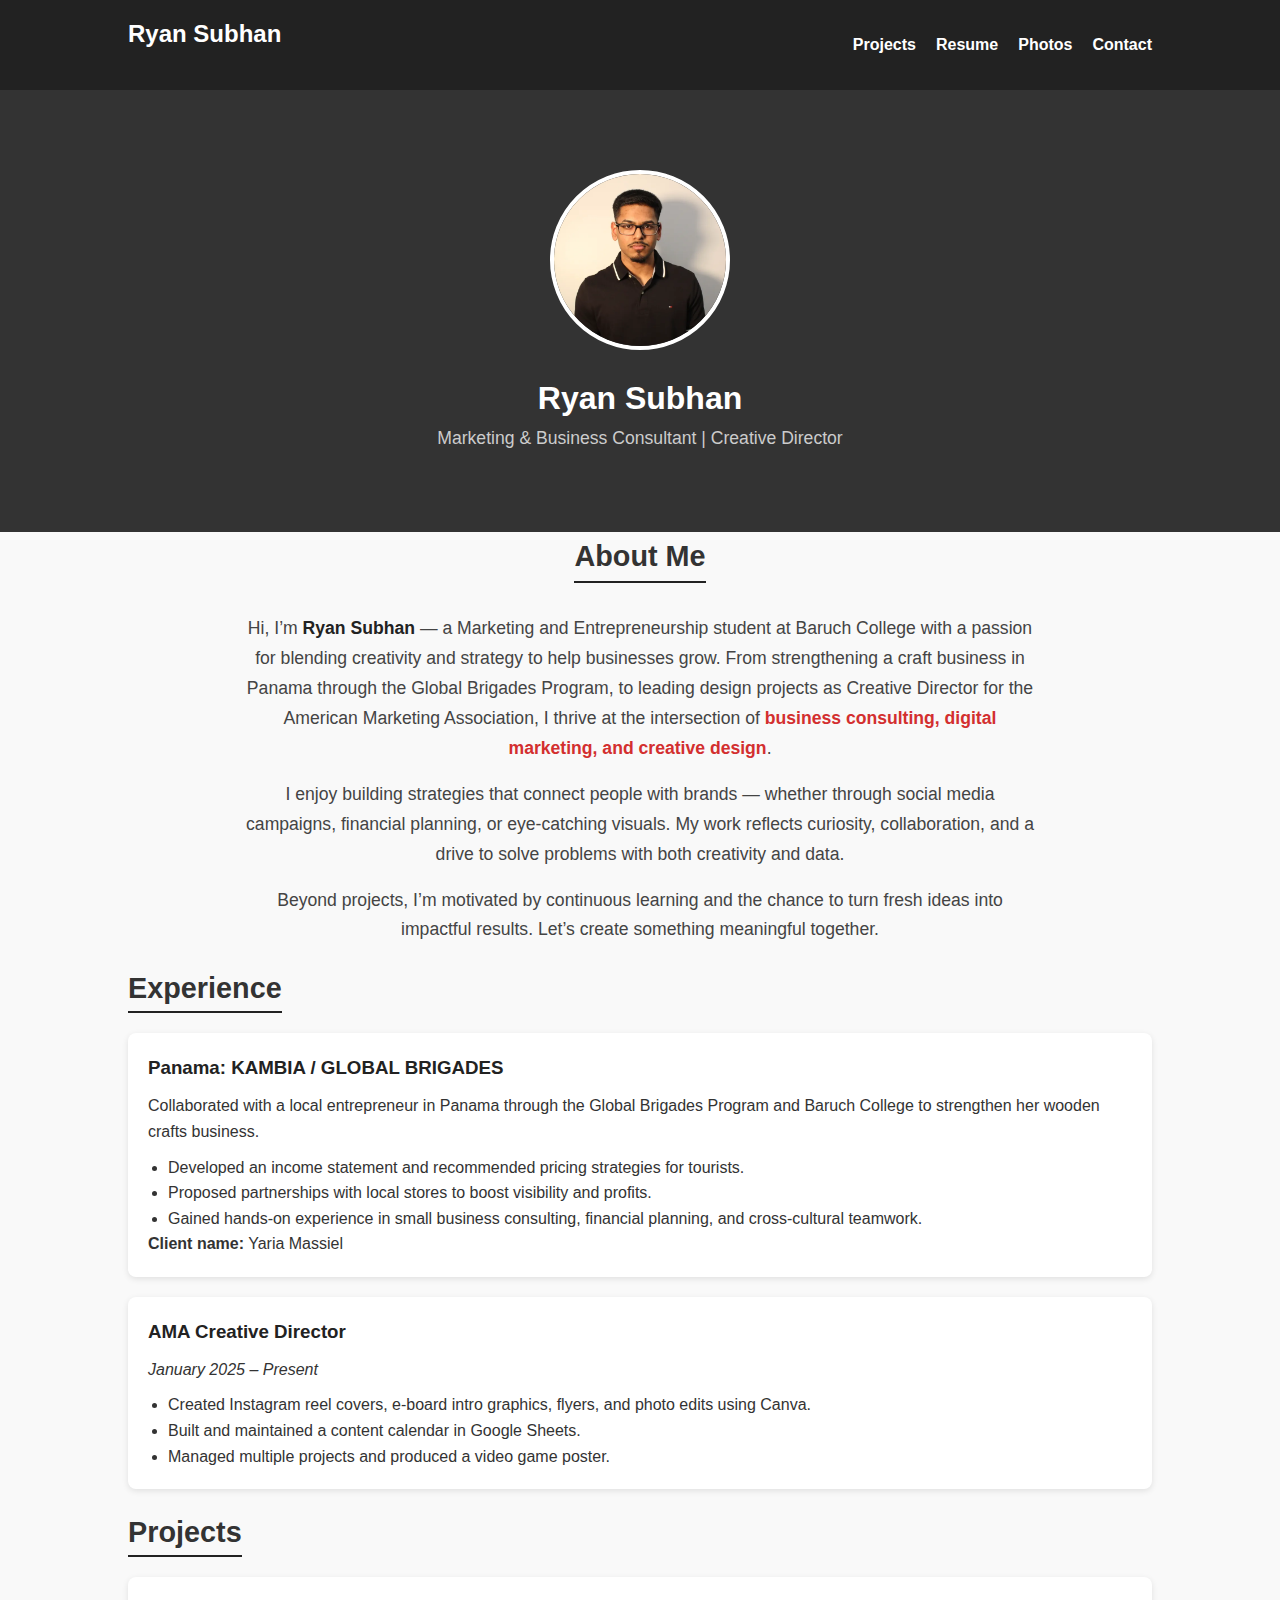
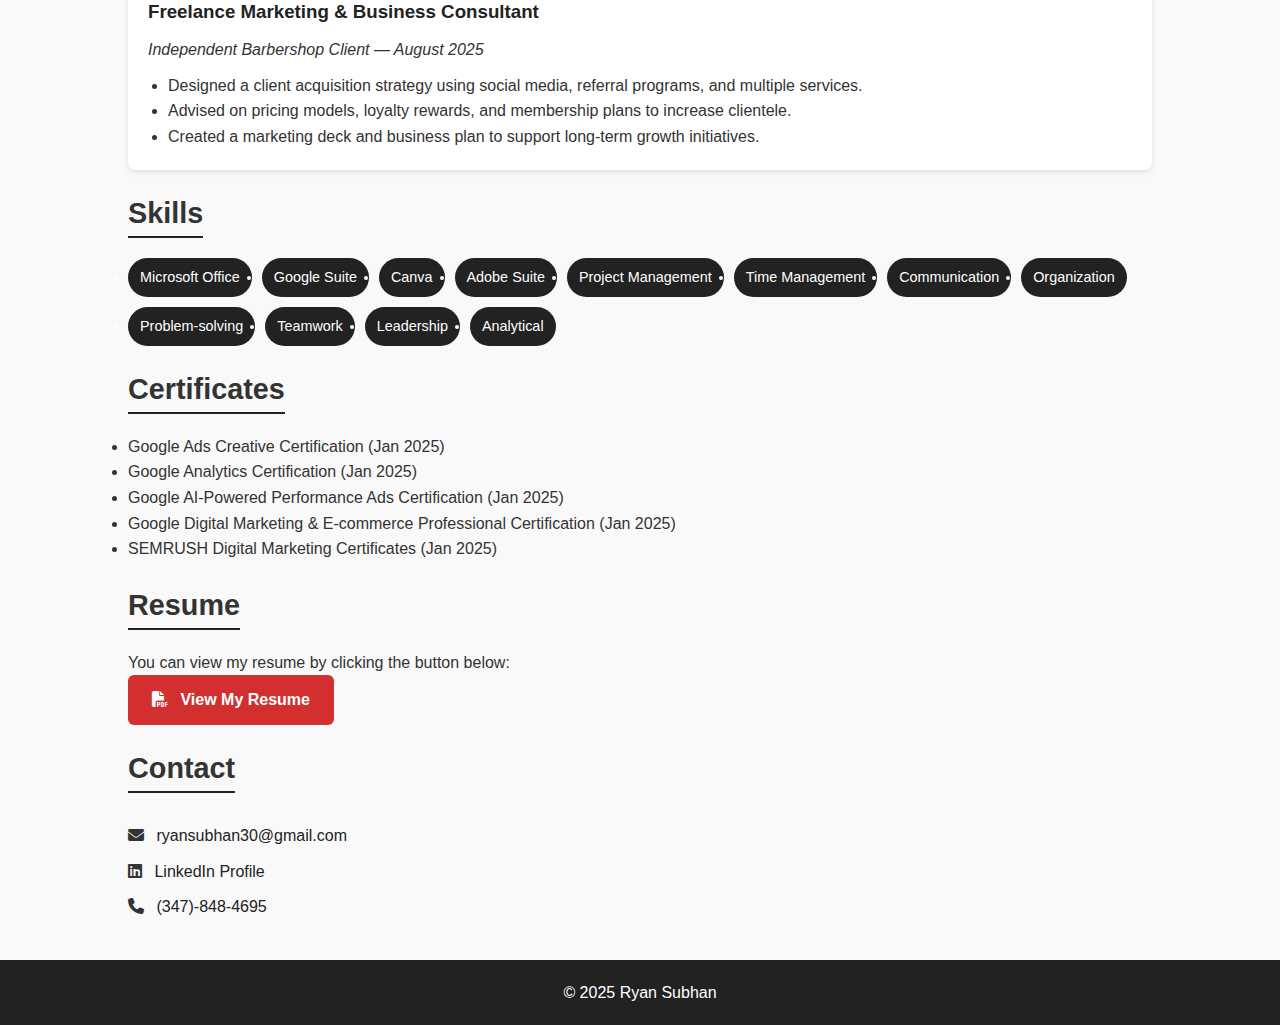
<file: index.html>
<!DOCTYPE html>
<html lang="en">
<head>
  <meta charset="UTF-8" />
  <meta name="viewport" content="width=device-width, initial-scale=1.0"/>
  <title>Portfolio - Ryan Subhan</title>
  <link rel="stylesheet" href="style.css"/>
  <link rel="stylesheet"
        href="https://cdnjs.cloudflare.com/ajax/libs/font-awesome/6.4.0/css/all.min.css"/>

  <style>
    /* About Me formatting */
    #bio {
      text-align: center;
      max-width: 800px;   /* keeps text from being too wide */
      margin: 0 auto;     /* centers block within the page */
      line-height: 1.7;   /* better readability */
    }
    #bio h2 {
      margin-bottom: 1rem;
    }
    #bio p {
      margin-bottom: 1rem;
    }
  </style>
</head>
<body>

  <!-- Navigation -->
  <nav>
    <div class="container nav-container">
      <h2 class="logo">Ryan Subhan</h2>
      <ul class="nav-links">
       
        
        <li><a href="#projects">Projects</a></li>

        <li><a href="#resume">Resume</a></li>
        <li><a href="photos.html">Photos</a></li>
        <li><a href="#contact">Contact</a></li>
      </ul>
    </div>
  </nav>

  <!-- Header -->
  <header>
    <div class="container header-content">
      <img src="profile.png" alt="Profile photo of Ryan Subhan" class="profile-img"/>
      <h1>Ryan Subhan</h1>
      <p>Marketing & Business Consultant | Creative Director</p>
    </div>
  </header>

  <!-- Bio -->
  <section id="bio" class="container">
    <h2>About Me</h2>
    <p>
      Hi, I’m <strong>Ryan Subhan</strong> — a Marketing and Entrepreneurship student at Baruch College 
      with a passion for blending creativity and strategy to help businesses grow. 
      From strengthening a craft business in Panama through the Global Brigades Program, 
      to leading design projects as Creative Director for the American Marketing Association, 
      I thrive at the intersection of <em>business consulting, digital marketing, and creative design</em>.
    </p>
    <p>
      I enjoy building strategies that connect people with brands — whether through social media campaigns, 
      financial planning, or eye-catching visuals. My work reflects curiosity, collaboration, and 
      a drive to solve problems with both creativity and data. 
    </p>
    <p>
      Beyond projects, I’m motivated by continuous learning and the chance to turn fresh ideas into 
      impactful results. Let’s create something meaningful together.
    </p>
  </section>

  <!-- Experience -->
  <section id="experience" class="container">
    <h2>Experience</h2>
    <div class="card">
      <h3>Panama: KAMBIA / GLOBAL BRIGADES</h3>
      <p>Collaborated with a local entrepreneur in Panama through the Global Brigades Program and Baruch College to strengthen her wooden crafts business.</p>
      <ul>
        <li>Developed an income statement and recommended pricing strategies for tourists.</li>
        <li>Proposed partnerships with local stores to boost visibility and profits.</li>
        <li>Gained hands-on experience in small business consulting, financial planning, and cross-cultural teamwork.</li>
      </ul>
      <p><strong>Client name:</strong> Yaria Massiel</p>
    </div>

    <div class="card">
      <h3>AMA Creative Director</h3>
      <p><em>January 2025 – Present</em></p>
      <ul>
        <li>Created Instagram reel covers, e-board intro graphics, flyers, and photo edits using Canva.</li>
        <li>Built and maintained a content calendar in Google Sheets.</li>
        <li>Managed multiple projects and produced a video game poster.</li>
      </ul>
    </div>
  </section>

  <!-- Projects -->
  <section id="projects" class="container">
    <h2>Projects</h2>
    <div class="card">
      <h3>Freelance Marketing & Business Consultant</h3>
      <p><em>Independent Barbershop Client — August 2025</em></p>
      <ul>
        <li>Designed a client acquisition strategy using social media, referral programs, and multiple services.</li>
        <li>Advised on pricing models, loyalty rewards, and membership plans to increase clientele.</li>
        <li>Created a marketing deck and business plan to support long-term growth initiatives.</li>
      </ul>
    </div>
  </section>

  <!-- Skills -->
  <section id="skills" class="container">
    <h2>Skills</h2>
    <ul class="skills-list">
      <li>Microsoft Office</li>
      <li>Google Suite</li>
      <li>Canva</li>
      <li>Adobe Suite</li>
      <li>Project Management</li>
      <li>Time Management</li>
      <li>Communication</li>
      <li>Organization</li>
      <li>Problem-solving</li>
      <li>Teamwork</li>
      <li>Leadership</li>
      <li>Analytical</li>
    </ul>
  </section>

  <!-- Certificates -->
  <section id="certificates" class="container">
    <h2>Certificates</h2>
    <ul>
      <li>Google Ads Creative Certification (Jan 2025)</li>
      <li>Google Analytics Certification (Jan 2025)</li>
      <li>Google AI-Powered Performance Ads Certification (Jan 2025) </li>
      <li>Google Digital Marketing & E-commerce Professional Certification (Jan 2025)</li>
      <li>SEMRUSH Digital Marketing Certificates (Jan 2025)</li>
    </ul>
  </section>

  <!-- Resume -->
  <section id="resume" class="container">
    <h2>Resume</h2>
    <p>You can view my resume by clicking the button below:</p>
    <a href="https://drive.google.com/file/d/1Or_mG564LwrNC6T09gzVkfKgQF26Z8P4/view?usp=sharing"
       target="_blank" rel="noopener noreferrer"
       class="resume-btn">
      <i class="fas fa-file-pdf"></i> View My Resume
    </a>
  </section>

  <!-- Contact -->
  <section id="contact" class="container">
    <h2>Contact</h2>
    <p><i class="fas fa-envelope"></i> <a href="mailto:ryansubhan30@gmail.com">ryansubhan30@gmail.com</a></p>
    <p><i class="fab fa-linkedin"></i> <a href="https://www.linkedin.com/in/ryan-subhan-462796212" target="_blank" rel="noopener noreferrer">LinkedIn Profile</a></p>
    <p><i class="fas fa-phone"></i> <a href="tel:+13478484695">(347)-848-4695</a></p>
  </section>

  <!-- Footer -->
  <footer>
    <p>© 2025 Ryan Subhan</p>
  </footer>

</body>
</html>
</file>
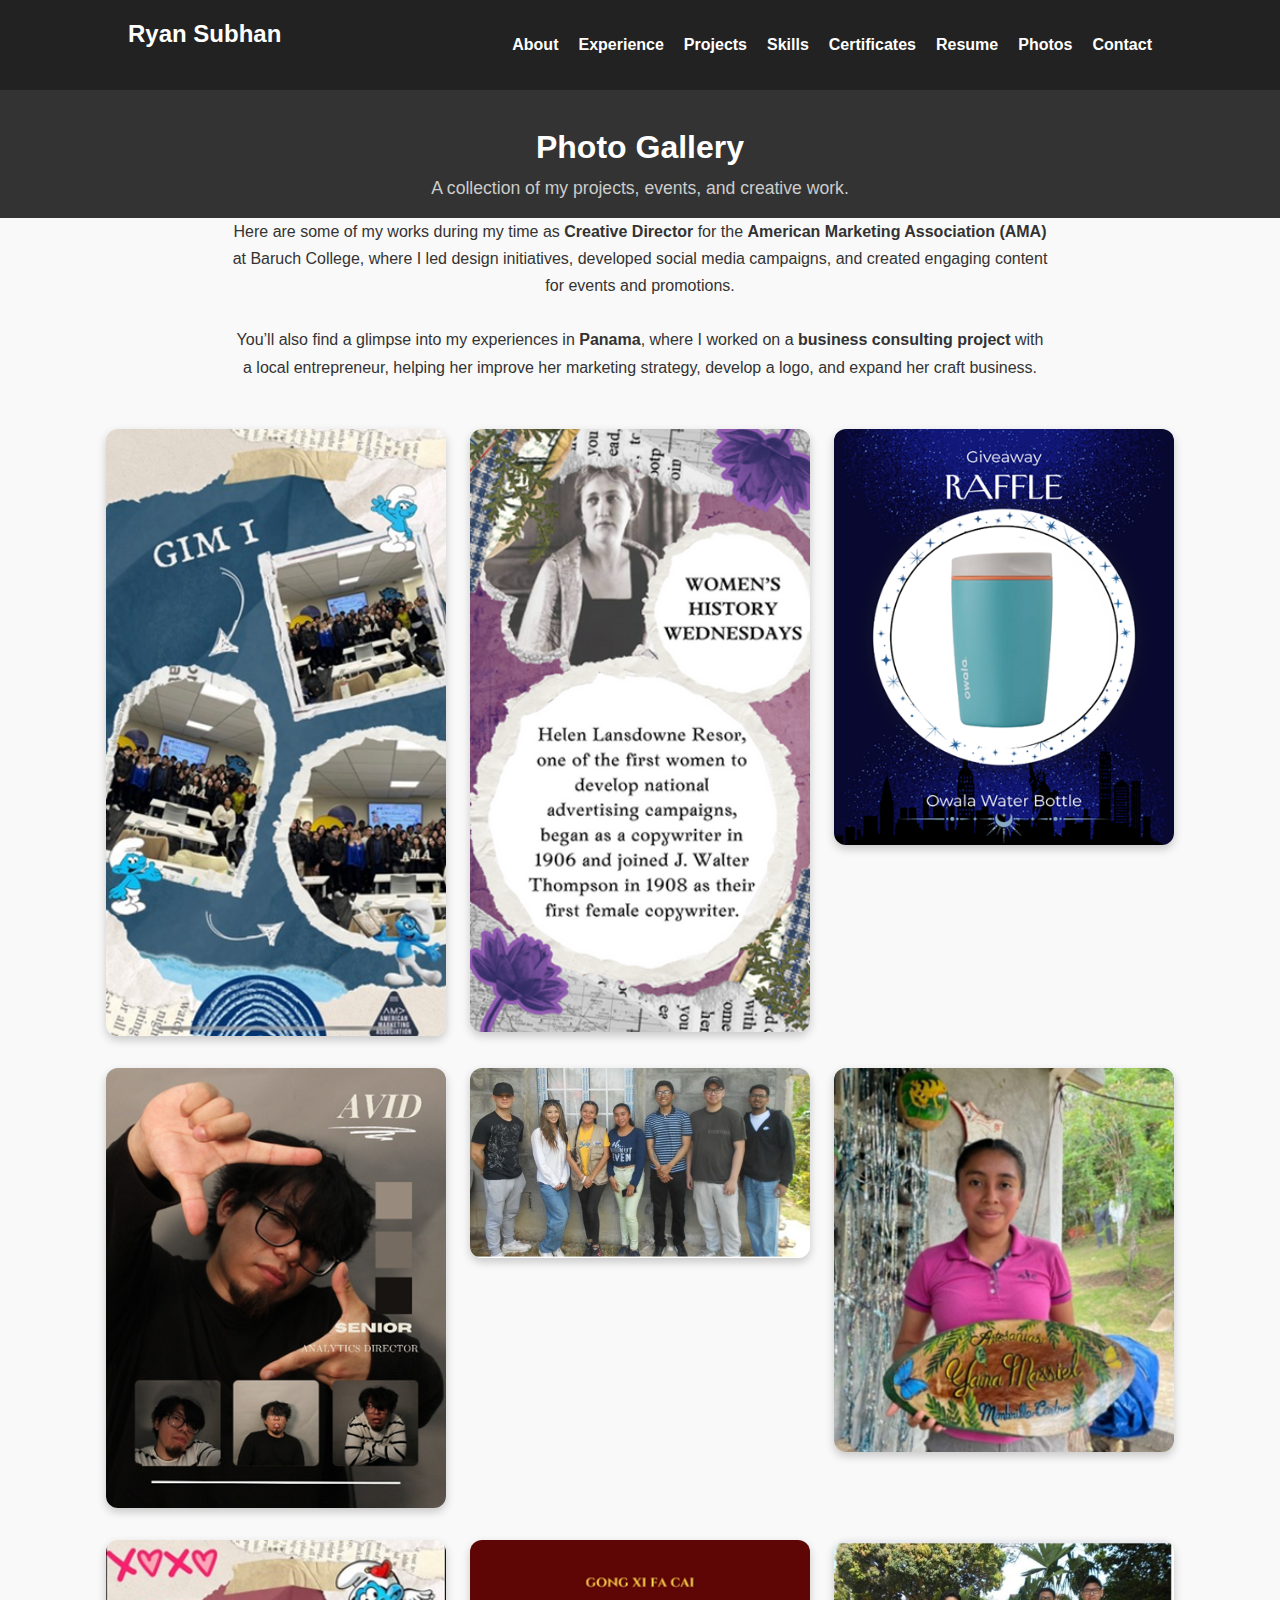
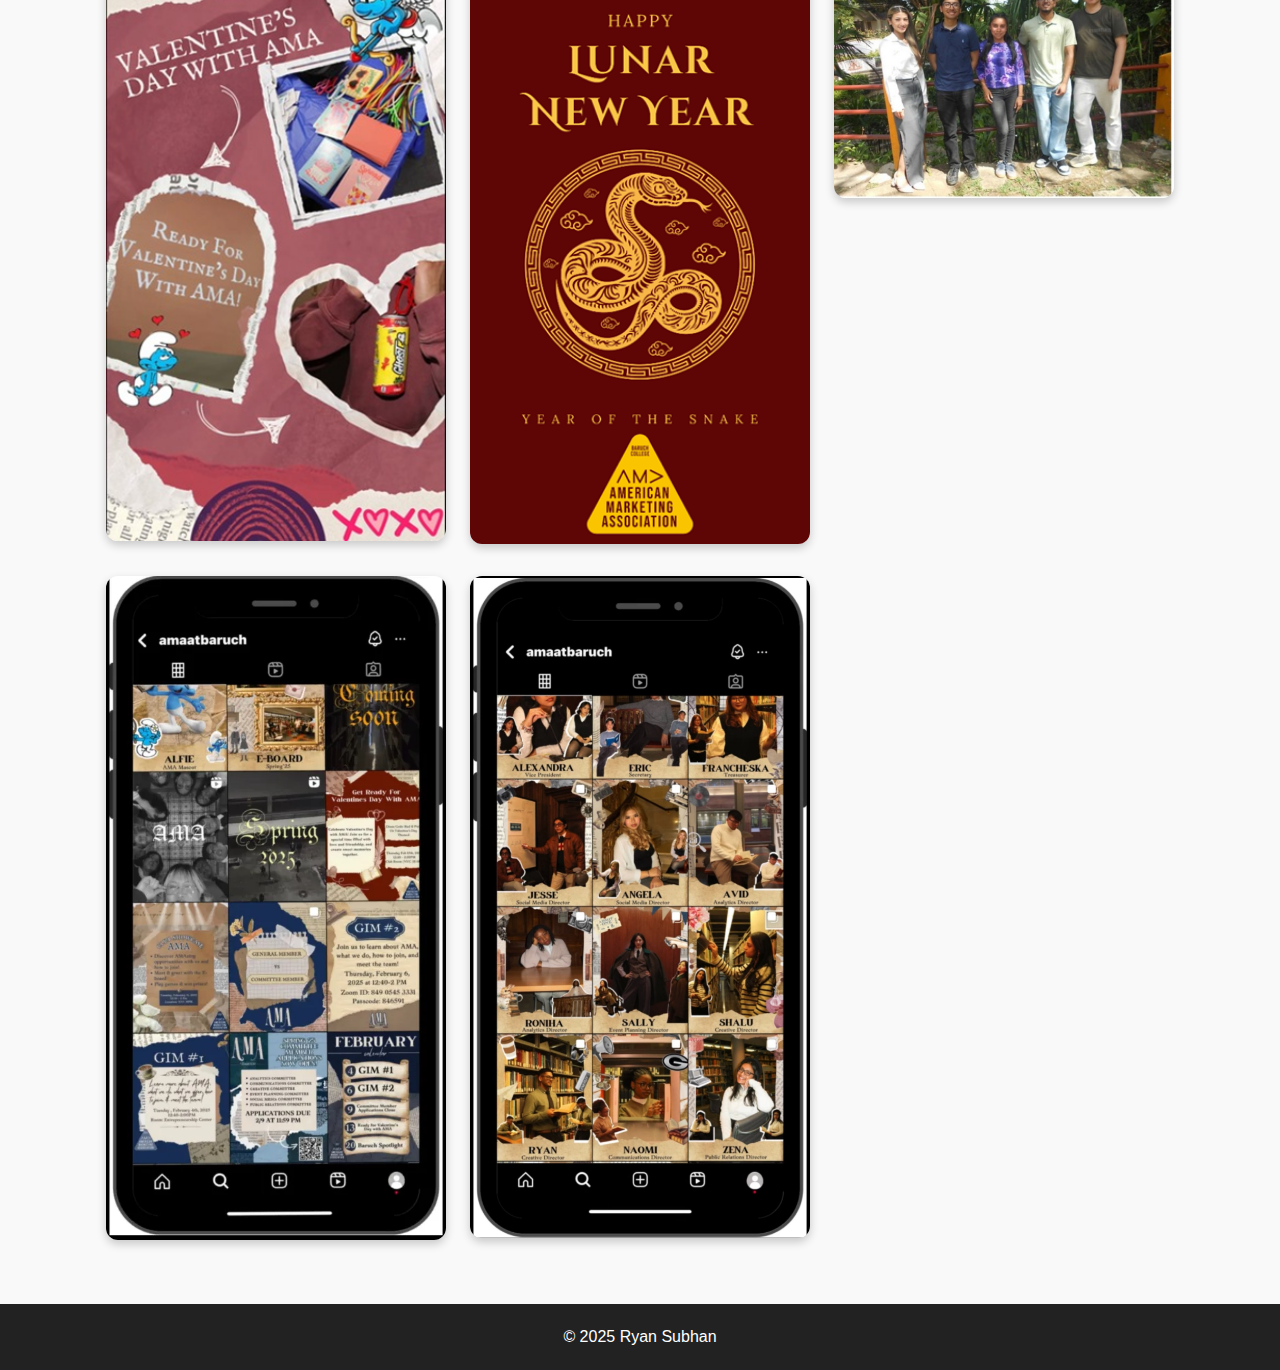
<file: photos.html>
<!DOCTYPE html>
<html lang="en">
<head>
  <meta charset="UTF-8" />
  <meta name="viewport" content="width=device-width, initial-scale=1.0"/>
  <title>Photos - Ryan Subhan</title>
  <link rel="stylesheet" href="style.css"/>
  <link rel="stylesheet"
        href="https://cdnjs.cloudflare.com/ajax/libs/font-awesome/6.4.0/css/all.min.css"/>

  <style>
    /* Photo gallery styling */
    .gallery-container {
      max-width: 1100px;
      margin: 2rem auto;
      padding: 1rem;
      display: grid;
      grid-template-columns: repeat(auto-fit, minmax(250px, 1fr));
      gap: 1.5rem;
    }

    .gallery-item img {
      width: 100%;
      height: auto;
      border-radius: 12px;
      box-shadow: 0 4px 10px rgba(0,0,0,0.2);
      transition: transform 0.3s ease;
    }

    .gallery-item img:hover {
      transform: scale(1.05);
    }

    .intro-text {
      max-width: 850px;
      margin: 0 auto 2rem;
      padding: 0 1rem;
      text-align: center;
      font-size: 1rem;
      color: #333;
      line-height: 1.7;
    }

    header {
      text-align: center;
      padding: 2rem 1rem 1rem;
    }
  </style>
</head>
<body>

  <!-- Navigation -->
  <nav>
    <div class="container nav-container">
      <h2 class="logo">Ryan Subhan</h2>
      <ul class="nav-links">
        <li><a href="index.html#bio">About</a></li>
        <li><a href="index.html#experience">Experience</a></li>
        <li><a href="index.html#projects">Projects</a></li>
        <li><a href="index.html#skills">Skills</a></li>
        <li><a href="index.html#certificates">Certificates</a></li>
        <li><a href="index.html#resume">Resume</a></li>
        <li><a href="photos.html" class="active">Photos</a></li>
        <li><a href="index.html#contact">Contact</a></li>
      </ul>
    </div>
  </nav>

  <!-- Header -->
  <header>
    <h1>Photo Gallery</h1>
    <p>A collection of my projects, events, and creative work.</p>
  </header>

  <!-- Intro Paragraph -->
  <div class="intro-text">
    <p>
      Here are some of my works during my time as <strong>Creative Director</strong> for the 
      <strong>American Marketing Association (AMA)</strong> at Baruch College, where I led design 
      initiatives, developed social media campaigns, and created engaging content for events and 
      promotions.
      <br><br>
      You’ll also find a glimpse into my experiences in <strong>Panama</strong>, where I worked 
      on a <strong>business consulting project</strong> with a local entrepreneur, helping her 
      improve her marketing strategy, develop a logo, and expand her craft business.
    </p>
  </div>

  <!-- Gallery -->
  <div class="gallery-container">
    <div class="gallery-item">
      <img src="image (7).png" alt="Baruch Event Flyer"/>
    </div>
    <div class="gallery-item">
      <img src="image (6).png" alt="Squid Game Event Flyer"/>
    </div>
    <div class="gallery-item">
      <img src="image (5).png" alt="AMA Raffle Prize"/>
    </div>
    <div class="gallery-item">
      <img src="image (4).png" alt="Women's History Wednesdays Story"/>
    </div>
    <div class="gallery-item">
      <img src="image (1).png" alt="Instagram Reel Covers"/>
    </div>
    <div class="gallery-item">
      <img src="image.png" alt="Business Consulting in Panama"/>
    </div>
    <div class="gallery-item">
      <img src="image (8).png" alt="Avid Yearbook Post"/>
    </div>
    <div class="gallery-item">
      <img src="image (3).png" alt="Chinese New Year Story Post"/>
    </div>
    <div class="gallery-item">
      <img src="image (2).png" alt="Jesse AMA E-Board"/>
    </div>
    <div class="gallery-item">
      <img src="image 9.png" alt="AMA E-Board Profiles"/>
    </div>
    <div class="gallery-item">
      <img src="image 10.png" alt="AMA Instagram Spring Feed"/>
    </div>
  </div>

  <!-- Footer -->
  <footer>
    <p>© 2025 Ryan Subhan</p>
  </footer>

</body>
</html>
</file>
<file: style.css>
/* Reset + smooth scroll */
* { margin: 0; padding: 0; box-sizing: border-box; scroll-behavior: smooth; }
body { background: #f9f9f9; color: #333; line-height: 1.6; font-family: Arial, sans-serif; }
.container { width: 80%; margin: 20px auto; }

/* Nav */
nav { background: #222; color: #fff; padding: 15px 0; position: sticky; top: 0; z-index: 1000; }
.nav-container { display: flex; justify-content: space-between; align-items: center; width: 80%; margin: auto; }
.logo { color: #fff; font-size: 1.5rem; }
.nav-links { list-style: none; display: flex; gap: 20px; }
.nav-links a { color: #fff; text-decoration: none; font-weight: bold; transition: color .3s; }
.nav-links a:hover { color: #36a2eb; }

/* Header */
header { background: #333; color: #fff; padding: 60px 0; text-align: center; }
.profile-img {
  width: 180px; height: 180px; object-fit: cover;
  border-radius: 50%; border: 4px solid #fff; margin-bottom: 15px;
}
header h1 { font-size: 2rem; }
header p { font-size: 1.1rem; color: #ccc; }

/* Sections */
section { margin: 40px 0; }
h2 { margin-bottom: 20px; font-size: 1.8rem; border-bottom: 2px solid #222; display: inline-block; }

/* Bio */
#bio { margin: 40px 0; text-align: left; }
#bio h2 { text-align: left; }
#bio p { max-width: 800px; margin: 15px 0; font-size: 1.1rem; line-height: 1.7; color: #444; }
#bio strong { color: #222; }
#bio em { color: #d32f2f; font-style: normal; font-weight: bold; }

/* Cards */
.card { background: #fff; padding: 20px; margin-bottom: 20px; border-radius: 8px; box-shadow: 0 2px 6px rgba(0,0,0,.1); }
.card h3 { margin-bottom: 10px; color: #222; }
.card ul { margin: 10px 0 0 20px; }

/* Skills */
.skills-list { display: flex; flex-wrap: wrap; gap: 10px; }
.skills-list li {
  background: #222; color: #fff; padding: 8px 12px;
  border-radius: 20px; font-size: .9rem;
}

/* Resume Button */
.resume-btn {
  display: inline-block;
  background: #d32f2f;
  color: #fff;
  padding: 12px 24px;
  border-radius: 6px;
  text-decoration: none;
  font-weight: bold;
  transition: background 0.3s ease;
}
.resume-btn:hover { background: #a82424; }
.resume-btn i { margin-right: 8px; }

/* Contact */
#contact p { margin: 10px 0; font-size: 1rem; }
#contact a { color: #222; text-decoration: none; }
#contact a:hover { color: #0366d6; }
#contact i { margin-right: 8px; }

/* Footer */
footer { text-align: center; background: #222; color: #fff; padding: 20px; margin-top: 40px; }
.github-btn {
  display: inline-block; background: #24292e; color: #fff; text-decoration: none;
  font-weight: bold; padding: 12px 24px; border-radius: 6px; margin: 5px;
  transition: background .3s ease;
}
.github-btn:hover { background: #444c56; }
.github-btn i { margin-right: 8px; }

/* Small screens */
@media (max-width: 768px) {
  .container, .nav-container { width: 92%; }
  .nav-links { gap: 12px; flex-wrap: wrap; justify-content: flex-end; }
  .profile-img { width: 140px; height: 140px; }
}
</file>
